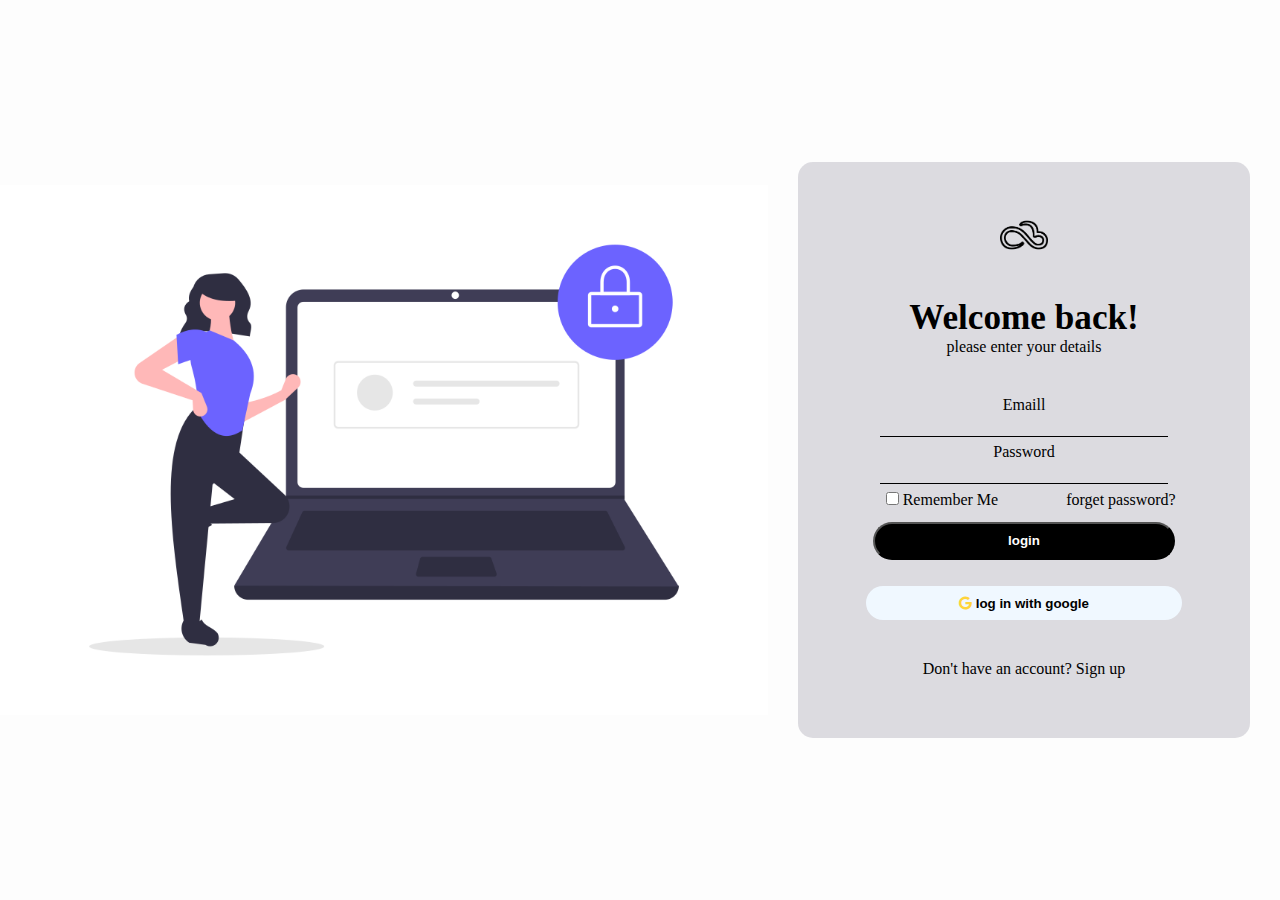
<file: tasks/Omnia/index.html>
<!DOCTYPE html>
<html lang="en">
<head>
    <meta charset="UTF-8">
    <meta name="viewport" content="width=device-width, initial-scale=1.0">
    <link rel="stylesheet" href="./style.css">
    <link href="https://cdnjs.cloudflare.com/ajax/libs/font-awesome/6.0.0-beta3/css/all.min.css" rel="stylesheet">
    
    <title>Document</title>
</head>
<body>
    <section>
        <div class="container">
<div class="leftside">
   
<img  class="img1" src="../assets/images/login.png">

</div>
<div class="rightside ">
    <div class="content">
        <div class="logo">
        <img  src="../assets/logo/app_logo.png">
    </div>
    <h1>Welcome back!</h1>
    <p>please enter your details</p>
    <form class="form">
        <label >Emaill</label><br>
        <input type="text" ><br>
        <label >Password</label><br>
        <input type="password"><br>
        
    </form>
    <span class="box">
    <input type="checkbox"> Remember Me   <a href="">forget password?</a>  </span>
   
    <button class="log">login</button><br>
    <button class="google" >  <i class="fa-brands fa-google" style="color: #FFD43B;"></i> log in with google</button>
    <p>Don't have an account? 
         <a href=""> Sign up</a></p>
</div>
</div>


        </div>

    </section>
    
</body>
</html>
</file>
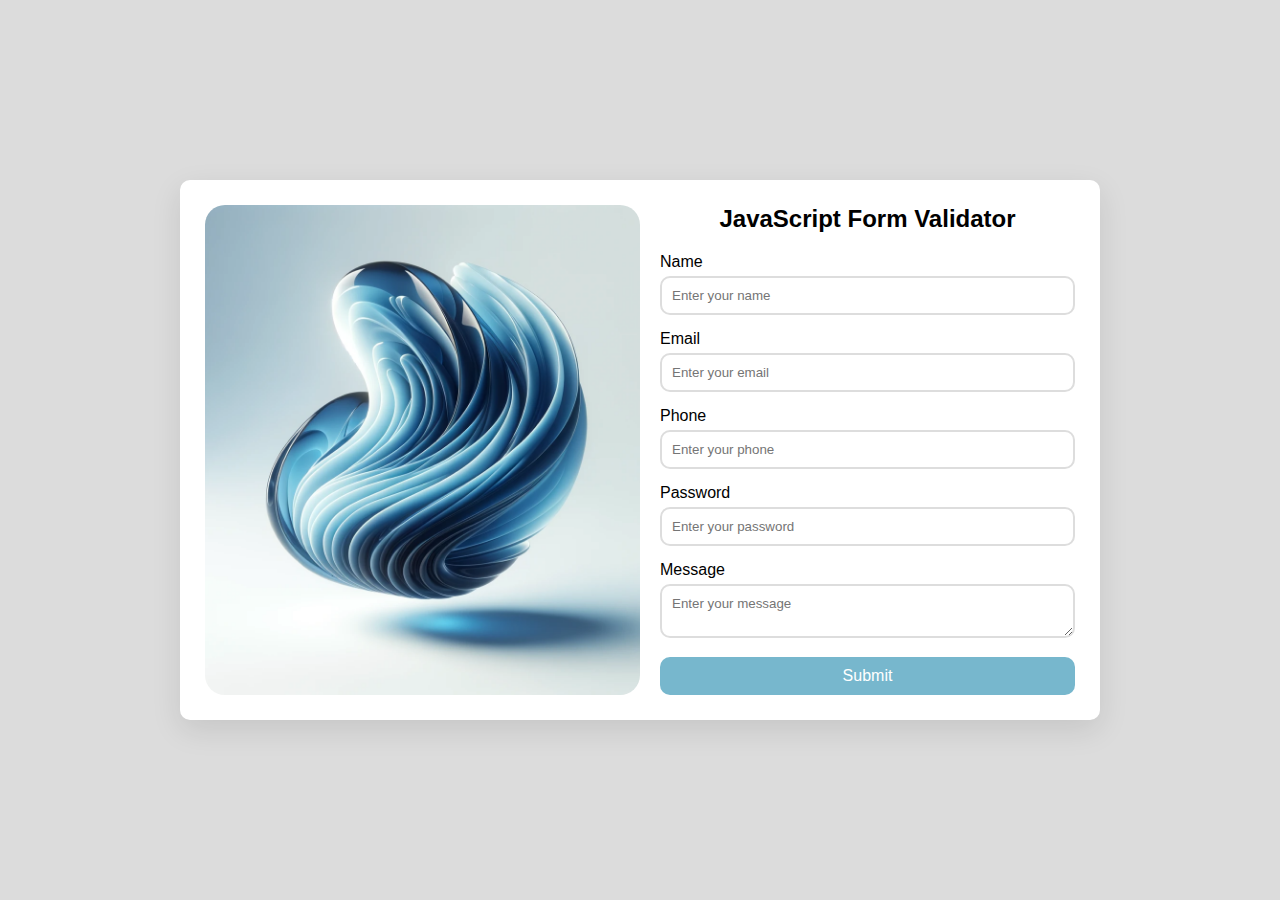
<file: projects/Shahd/1-javaScript Form Validate/index.html>
<!DOCTYPE html>
<html lang="en">

<head>
    <meta charset="UTF-8">
    <meta name="viewport" content="width=device-width, initial-scale=1.0">
    <link rel="stylesheet" href="https://cdnjs.cloudflare.com/ajax/libs/font-awesome/6.5.1/css/all.min.css">
    <link rel="stylesheet" href="style.css">
    <title>JavaScript Form Validator</title>
</head>

<body>

    <div class="container">
        <img src="bg.png">
        <form id="mainForm" novalidate>
            <h2>JavaScript Form Validator</h2>
            <div class="form-control">
                <label for="name">Name</label>
                <input type="text" id="name" placeholder="Enter your name" autocomplete="off">
                <i class="icon"></i>
            </div>

            <div class="form-control">
                <label for="email">Email</label>
                <input type="email" id="email" placeholder="Enter your email" autocomplete="off">
                <i class="icon"></i>
            </div>

            <div class="form-control">
                <label for="phone">Phone</label>
                <input type="tel" id="phone" placeholder="Enter your phone" autocomplete="off">
                <i class="icon"></i>
            </div>

            <div class="form-control">
                <label for="password">Password</label>
                <input type="password" id="password" placeholder="Enter your password" autocomplete="off">
                <i class="icon"></i>
            </div>

            <div class="form-control">
                <label for="message">Message</label>
                <textarea id="message" placeholder="Enter your message"></textarea>
                <i class="icon"></i>
            </div>

            <button type="submit">Submit</button>

        </form>
    </div>

    <div id="successModal" class="modal">
        <div class="modal-content">
            <span class="close-button">&times;</span>
            <h2>Success!</h2>
            <p>Your form has been submitted successfully.</p>
        </div>
    </div>


    <script src="script.js"></script>
</body>

</html>
</file>
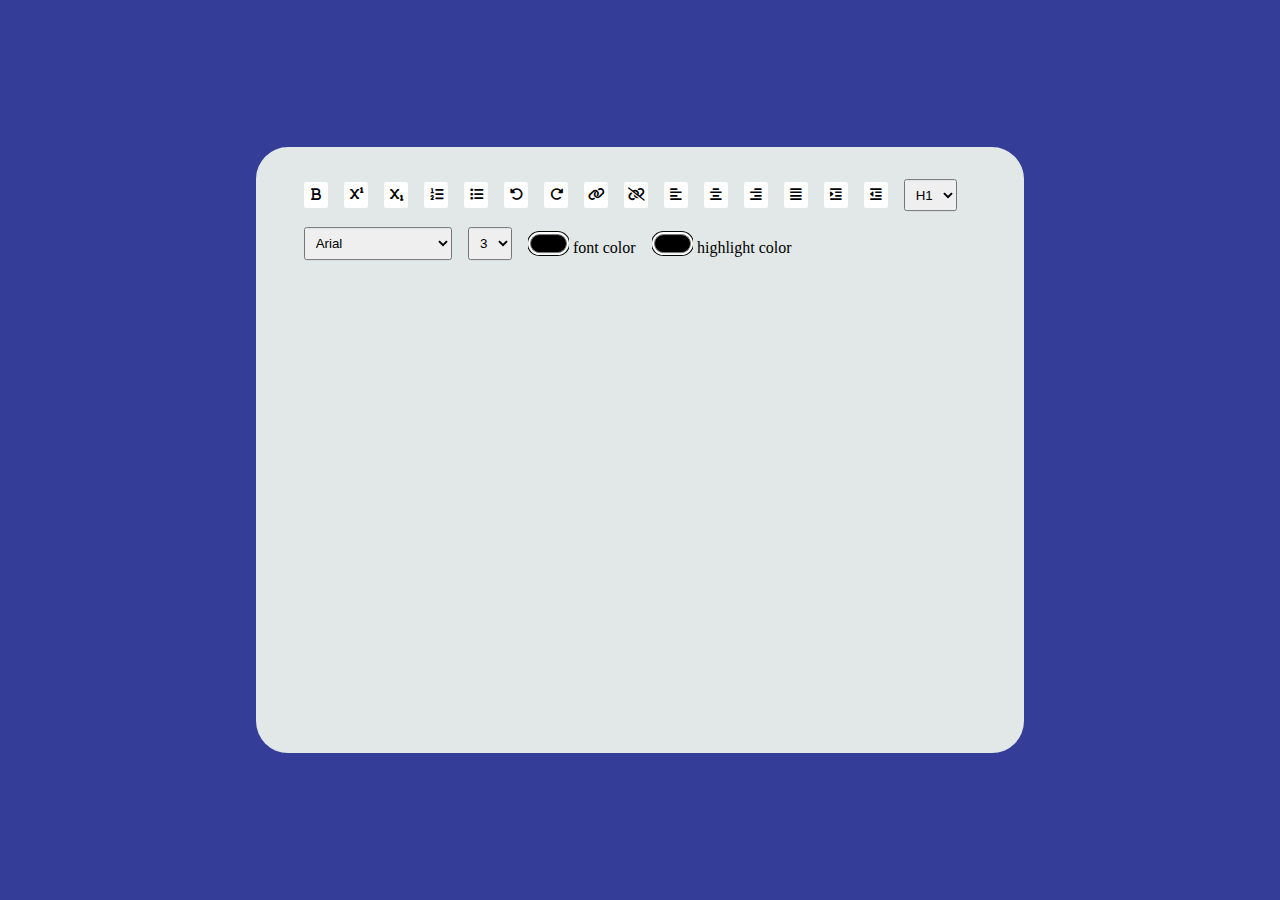
<file: projects/Shahd/2-Rich Text Editor/index.html>
<!DOCTYPE html>
<html lang="en">

<head>
  <meta charset="UTF-8">
  <meta name="viewport" content="width=device-width, initial-scale=1.0">
  <link rel="stylesheet" href="./style.css">
  <link rel="stylesheet" href="https://cdnjs.cloudflare.com/ajax/libs/font-awesome/6.5.1/css/all.min.css">

  <title>Online Text Editor</title>
</head>

<body>
  <div class="container">
    <div class="options">
      <button id="bold" class="options-button" format>
        <i class="fa-solid fa-bold"></i>
      </button>
      <button id="superscript" class="options-button" script>
        <i class="fa-solid fa-superscript"></i>
      </button>
      <button id="subscript" class="options-button" script>
        <i class="fa-solid fa-subscript"></i>
      </button>
      <button id="insertorderedlist" class="options-button">
        <i class="fa-solid fa-list-ol"></i>
      </button>
      <button id="insertunorderedlist" class="options-button">
        <i class="fa-solid fa-list"></i>
      </button>
      <button id="undo" class="options-button">
        <i class="fa-solid fa-rotate-left"></i>
      </button>
      <button id="redo" class="options-button">
        <i class="fa-solid fa-rotate-right"></i>
      </button>
      <button id="createlink" class="adv-options-button">
        <i class="fa fa-link"></i>
      </button>
      <button id="unlink" class="options-button">
        <i class="fa fa-unlink"></i>
      </button>
      <button id="justifyleft" class="options-button">
        <i class="fa-solid fa-align-left"></i>
      </button>
      <button id="justifycenter" class="options-button">
        <i class="fa-solid fa-align-center"></i>
      </button>
      <button id="justifyright" class="options-button">
        <i class="fa-solid fa-align-right"></i>
      </button>
      <button id="justifyfull" class="options-button">
        <i class="fa-solid fa-align-justify"></i>
      </button>
      <button id="indent" class="options-button" spacing>
        <i class="fa-solid fa-indent"></i>
      </button>
      <button id="outdent" class="options-button" spacing>
        <i class="fa-solid fa-outdent"></i>
      </button>
      <select name="" id="formateblock" class="adv-options-button">

        <option value="H1">H1</option>
        <option value="H2">H2</option>
        <option value="H3">H3</option>
        <option value="H4">H4</option>
        <option value="H5">H5</option>
        <option value="H6">H6</option>
      </select>

      <select name="" id="fontname" class="adv-options-button">

      </select>
      <select name="" id="fontsize" class="adv-options-button">

      </select>
      <div class="input_warapper">
        <input type="color" id="forecolor" class="adv-options-button">
        <label for="forecolor"> font color</label>
      </div>
      <div class="input_warapper">
        <input type="color" id="backcolor" class="adv-options-button">
        <label for="backcolor"> highlight color</label>
      </div>
    </div>
    <div id="text-input" contenteditable="true"></div>

  </div>
  <script src="./script.js"></script>
</body>

</html>
</file>
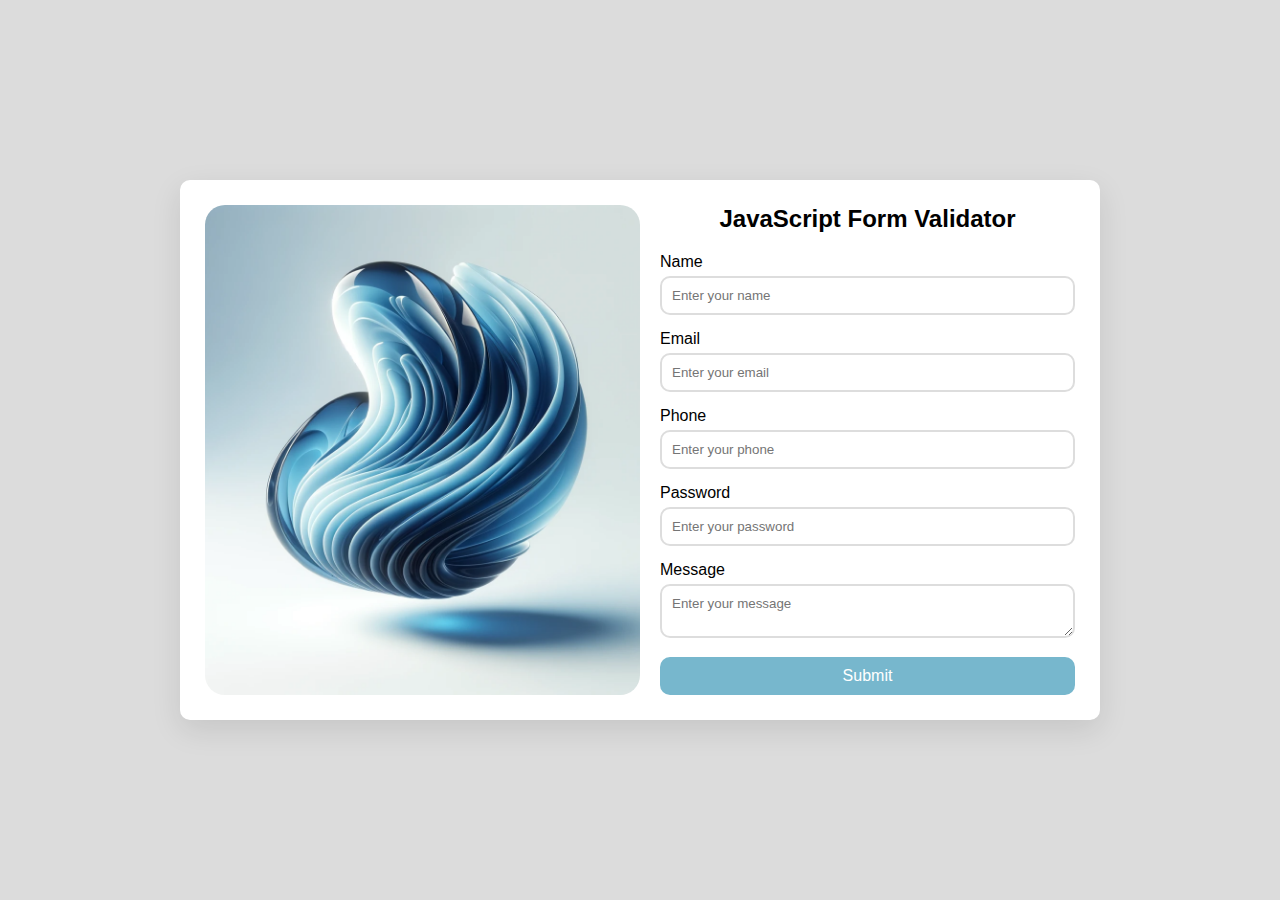
<file: projects/Yasmeen/1- JavaScript Form Validator/index.html>
<!DOCTYPE html>
<html lang="en">

<head>
    <meta charset="UTF-8">
    <meta name="viewport" content="width=device-width, initial-scale=1.0">
    <link rel="stylesheet" href="https://cdnjs.cloudflare.com/ajax/libs/font-awesome/6.5.1/css/all.min.css">
    <link rel="stylesheet" href="style.css">
    <title>Day #69 - JavaScript Form Validator</title>
</head>

<body>

    <div class="container">
        <img src="bg.png">
        <form id="mainForm" novalidate>
            <h2>JavaScript Form Validator</h2>
            <div class="form-control">
                <label for="name">Name</label>
                <input type="text" id="name" placeholder="Enter your name" autocomplete="off">
                <i class="icon"></i>
            </div>

            <div class="form-control">
                <label for="email">Email</label>
                <input type="email" id="email" placeholder="Enter your email" autocomplete="off">
                <i class="icon"></i>
            </div>

            <div class="form-control">
                <label for="phone">Phone</label>
                <input type="tel" id="phone" placeholder="Enter your phone" autocomplete="off">
                <i class="icon"></i>
            </div>

            <div class="form-control">
                <label for="password">Password</label>
                <input type="password" id="password" placeholder="Enter your password" autocomplete="off">
                <i class="icon"></i>
            </div>

            <div class="form-control">
                <label for="message">Message</label>
                <textarea id="message" placeholder="Enter your message"></textarea>
                <i class="icon"></i>
            </div>

            <button type="submit">Submit</button>

        </form>
    </div>

    <div id="successModal" class="modal">
        <div class="modal-content">
            <span class="close-button">&times;</span>
            <h2>Success!</h2>
            <p>Your form has been submitted successfully.</p>
        </div>
    </div>


    <script src="script.js"></script>
</body>

</html>
</file>
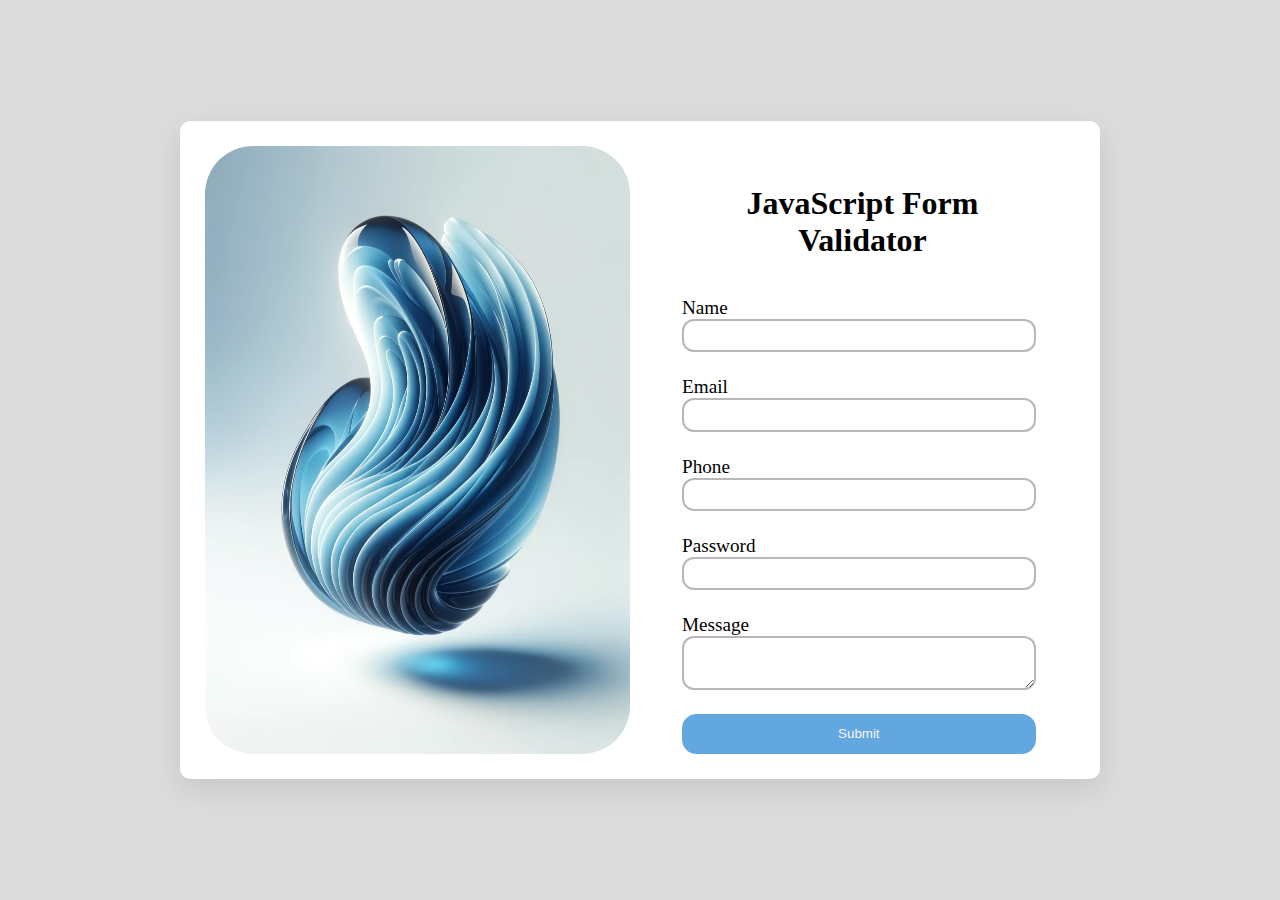
<file: projects/omnia/task1.html>
<!DOCTYPE html>
<html lang="en">
<head>
    <meta charset="UTF-8">
    <meta name="viewport" content="width=device-width, initial-scale=1.0">
    <link rel="stylesheet" href="./task1.css">
    <title>JavaScript Form Validator</title>
</head>
<body>
    <section>
<div class="container">
 <div class="rightside">
  <img src="../tasks/1- JavaScript Form Validator/bg.png" alt="">
</div>
 <div class="leftside">
<h1>JavaScript Form Validator</h1>
    <form id="form">
         <div class="input-container">
        <label for="name">Name</label>
        <input type="text" id="name" required>
         <span class="icon"></span>
            </div>
  <div class="input-container">
   <label for="email">Email</label>
      <input type="email" id="email" required>
      <span class="icon"></span>
         </div>
  <div class="input-container">
  <label for="phone">Phone</label>
    <input type="text" id="phone" required>
   <span class="icon"></span>
                    </div>
  <div class="input-container">
  <label for="password">Password</label>
     <input type="password" id="password" required>
     <span class="icon"></span>
                 </div>
<div class="input-container">
   <label for="message">Message</label>
   <textarea id="message" required></textarea>
       <span class="icon"></span>
              </div>
     <button type="submit">Submit</button>
                </form>
            </div>
        </div>
    </section>
    <script src="./task1.js"></script>
</body>
</html>
</file>
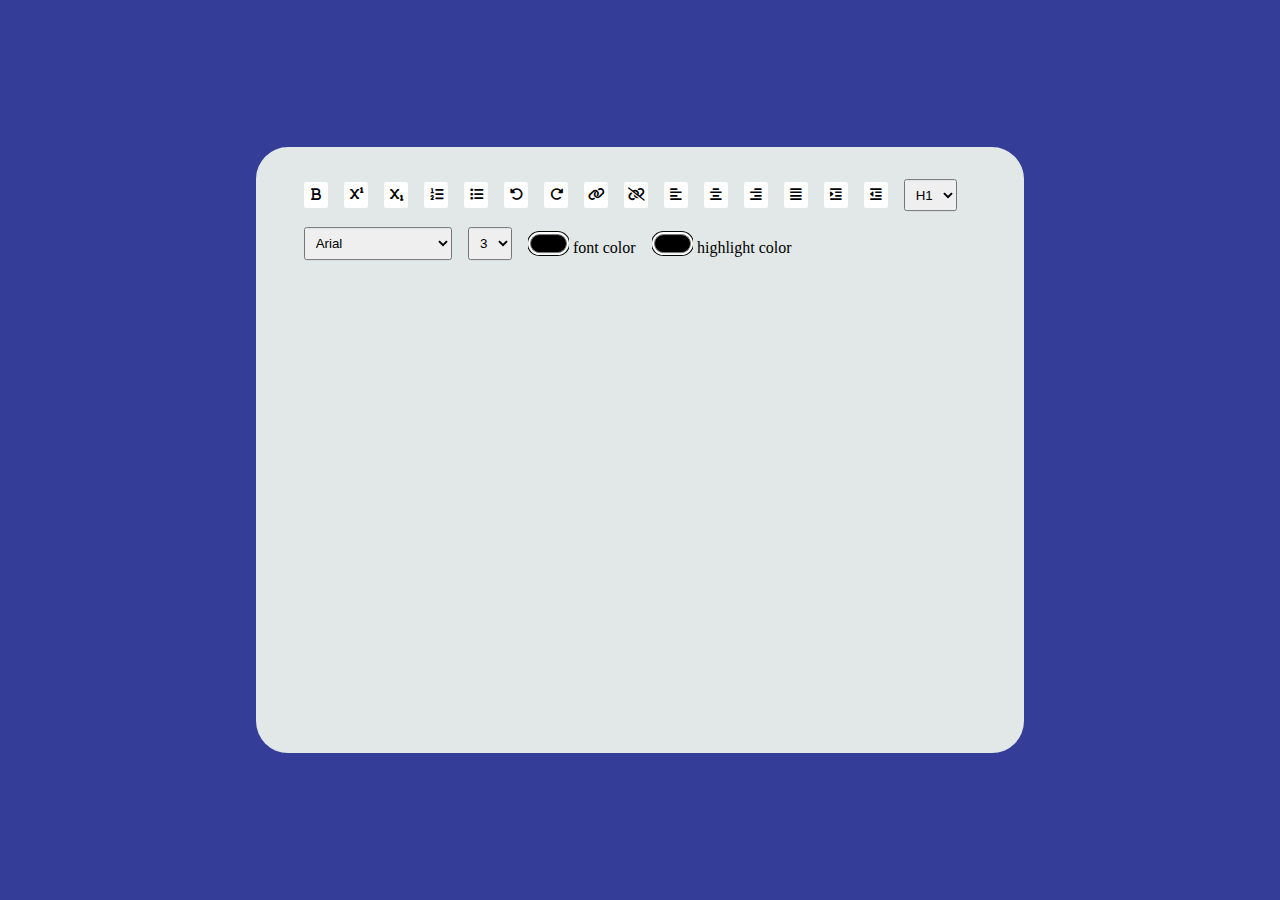
<file: projects/omnia/task2.html>
<!DOCTYPE html>
<html lang="en">
<head>
    <meta charset="UTF-8">
    <meta name="viewport" content="width=device-width, initial-scale=1.0">
    <link rel="stylesheet" href="./task2.css">
    <link rel="stylesheet" href="https://cdnjs.cloudflare.com/ajax/libs/font-awesome/6.5.1/css/all.min.css">

    <title>Document</title>
</head>
<body>
    <div class="container">
<div class="options">
    <button id="bold" class="options-button" format>
        <i class="fa-solid fa-bold"></i>
 </button>
 <button id="superscript" class="options-button"script>
    <i class="fa-solid fa-superscript"></i>
</button>
<button id="subscript" class="options-button" script>
    <i class="fa-solid fa-subscript"></i>
</button>
<button id="insertorderedlist" class="options-button">
    <i class="fa-solid fa-list-ol"></i>
</button>
<button id="insertunorderedlist" class="options-button" >
    <i class="fa-solid fa-list"></i>
</button>
<button id="undo" class="options-button" >
    <i class="fa-solid fa-rotate-left"></i>
</button>
<button id="redo" class="options-button" >
    <i class="fa-solid fa-rotate-right"></i>
</button>
<button id="createlink" class="adv-options-button" >
    <i class="fa fa-link"></i>
</button>
<button id="unlink" class="options-button" >
    <i class="fa fa-unlink"></i>
</button>
<button id="justifyleft" class="options-button" >
    <i class="fa-solid fa-align-left"></i>
</button>
<button id="justifycenter" class="options-button" >
    <i class="fa-solid fa-align-center"></i>
</button>
<button id="justifyright" class="options-button" >
    <i class="fa-solid fa-align-right"></i>
</button>
<button id="justifyfull" class="options-button" >
    <i class="fa-solid fa-align-justify"></i>
</button>
<button id="indent" class="options-button"  spacing>
    <i class="fa-solid fa-indent"></i>
</button>
<button id="outdent" class="options-button" spacing >
    <i class="fa-solid fa-outdent"></i>
</button>
<select name="" id="formateblock" class="adv-options-button">

    <option value="H1">H1</option>
    <option value="H2">H2</option>
    <option value="H3">H3</option>
    <option value="H4">H4</option>
    <option value="H5">H5</option>
    <option value="H6">H6</option>
</select>

<select name="" id="fontname" class="adv-options-button">

</select>
<select name="" id="fontsize" class="adv-options-button">
    
</select>
<div class="input_warapper">
    <input type="color" id="forecolor" class="adv-options-button">
    <label for="forecolor"> font color</label>
</div>
<div class="input_warapper">
    <input type="color" id="backcolor" class="adv-options-button">
    <label for="backcolor"> highlight color</label>
</div>
</div>
<div id="text-input" contenteditable="true"></div>

    </div>






    <script src="./task2.js"></script>
</body>
</html>
</file>
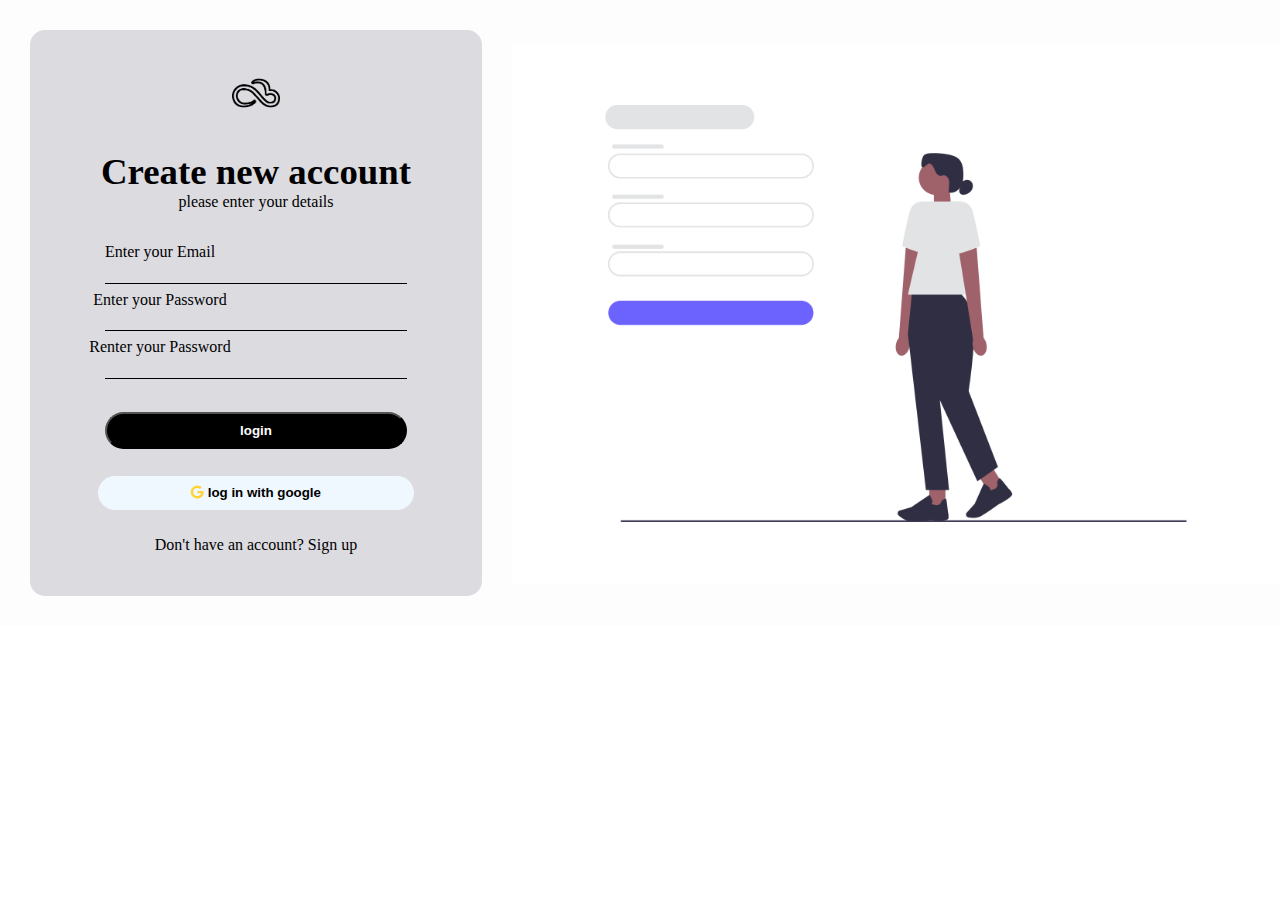
<file: tasks/Omnia/index2.html>
<!DOCTYPE html>
<html lang="en">
<head>
    <meta charset="UTF-8">
    <meta name="viewport" content="width=device-width, initial-scale=1.0">
    <link rel="stylesheet" href="./Style2.css">
    <link href="https://cdnjs.cloudflare.com/ajax/libs/font-awesome/6.0.0-beta3/css/all.min.css" rel="stylesheet">
    <title>Document</title>
</head>
<body>
    <section>
        <div class="container">

<div class="rightside ">
    <div class="content">
        <div class="logo">
        <img  src="../assets/logo/app_logo.png">
    </div>
    <h1>Create new account</h1>
    <p>please enter your details</p>
    <form class="form">
        <label >Enter your Email</label><br>
        <input type="text" ><br>
        <label > Enter your Password</label>
        <input type="password"><br>
        <label > Renter your Password</label><br>
        <input type="password"><br>
        
    </form>
    
   
    <button class="log">login</button><br>
    <button class="google" >  <i class="fa-brands fa-google" style="color: #FFD43B;"></i> log in with google</button>
    <p>Don't have an account? 
         <a href=""> Sign up</a></p>
</div>
</div>
<div class="leftside">
   
    <img  class="img1" src="../assets/images/sign_up.png">
    
    </div>

        </div>

    </section>
    
    
</body>
</html>
</file>
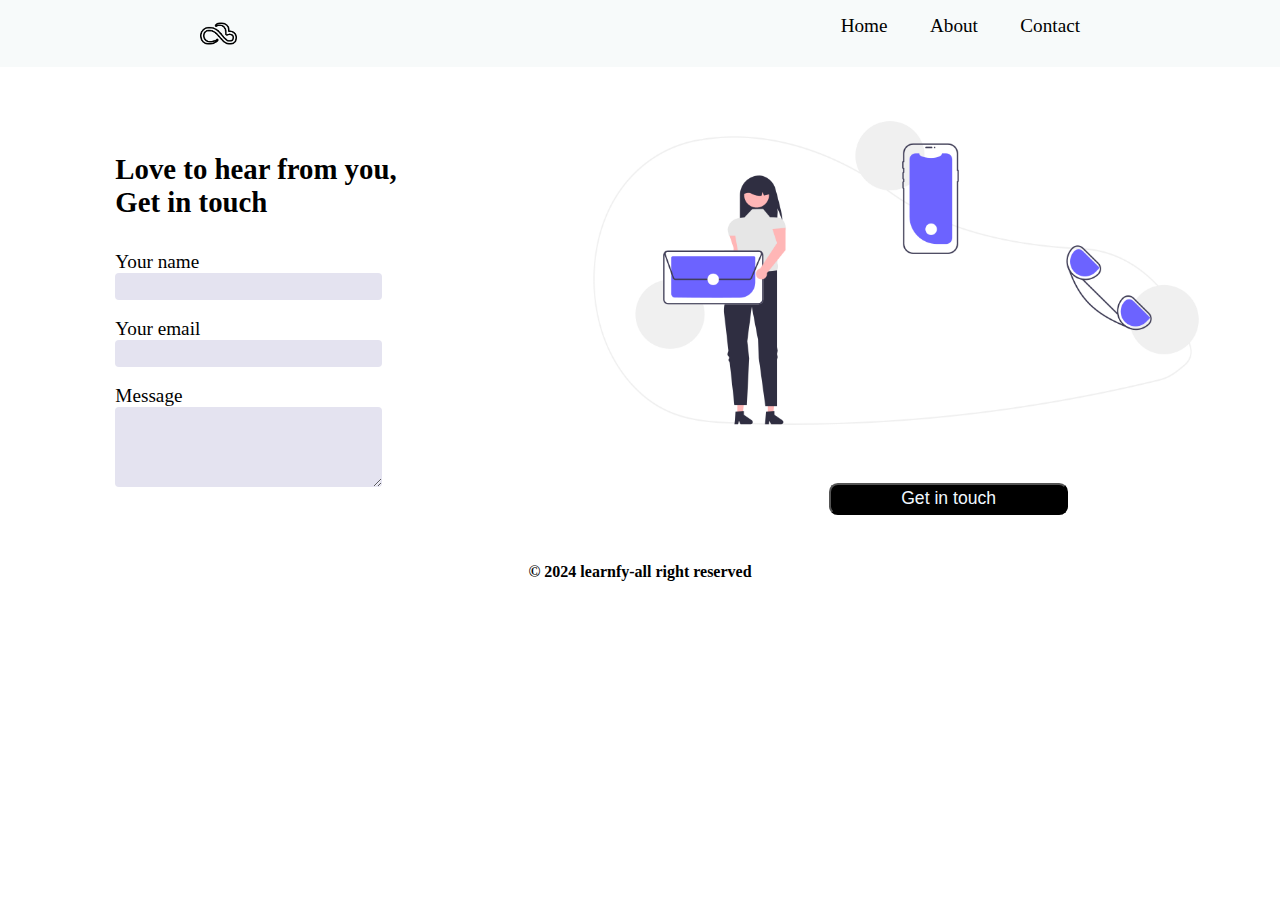
<file: tasks/Omnia/index3.html>
<!DOCTYPE html>
<html lang="en">
<head>
    <meta charset="UTF-8">
    <meta name="viewport" content="width=device-width, initial-scale=1.0">
    <link rel="stylesheet" href="./style3.css">
    <link href="https://cdnjs.cloudflare.com/ajax/libs/font-awesome/6.0.0-beta3/css/all.min.css" rel="stylesheet">
    <title>Document</title>
</head>
<body>
    <header>
        <img class="logo"  src="../assets/logo/app_logo.png">
        <nav >
            <a href=""> Home</a>
            <a href=""> About</a>
            <a href=""> Contact</a>
        </nav>
    </header>
    <section>
        <div class="container">
<div class="leftside">
    <div class="content">
   
<h1>Love to hear from you, <br> Get in touch </h1> 
<form>
    <label for="name">Your name</label><br>
    <input type="text"><br><br>
    <label>Your email</label><br>
    <input type="text"><br><br>
    <label>Message</label><br>
    <textarea></textarea>
</form>
</div>
</div>
<div class="rightside ">
    <div>
    <img  class="img1" src="../assets/images/contact_us.png">
    <button>Get in touch</button>
</div>
</div>



        </div>
 <p class="copyright">&copy; 2024 learnfy-all right reserved </p>
    </section>
    
</body>
</html>
</file>
<file: tasks/Omnia/style.css>
* {
    margin: 0;
    padding: 0;
    box-sizing: border-box;
}
section {
    height: 100vh;
    background-color: rgb(253, 253, 253);
}
.container {
    display: flex;
    justify-content: space-between;
    align-items: center;
    height: 100%;
}
.leftside {
    width: 60%;
    display: flex;
}
.img1 {
    width: 100%;
    height: 100%;
}
.rightside {
    width: 40%;
    display: flex;
}
.content {
    background-color: rgba(214, 212, 218, 0.849);
    border-radius: 15px;
    margin: 30px;
    padding: 20px;
    text-align: center;
}
.logo img {
    width: 3em;
    margin-top: 1.8em;
}
h1 {
    font-size: 2.2em;
    font-weight: 700;
    margin-top: 1em;
}
p {
    margin-bottom: 40px;
}
.form input {
    width: 70%;
    border: none;
    border-bottom: 1px solid #000;
    outline: none;
    background-color: transparent;
    margin: 0.5em 0;
}
.box input {
    margin-left: 1em;
}
.box a {
    margin-left: 4em;
}
a{
    text-decoration: none;
    color: #000;
}
button {
    padding: 0.7em 8em;
    border-radius: 2em;
    margin: 1em 0;
    transition: transform 0.7s ease;
}

.log {
    padding: 0.7em 10em;
    background-color: black;
    color: #fff;
    font-weight: 700;
}
.google {
    padding: 0.7em 7em;
    background-color: aliceblue;
    color: #000;
font-weight: 700;
    border: #fff;
    margin-bottom: 3em;
}
button:hover {
    transform: scale(1.1);
}
</file>
<file: projects/Shahd/1-javaScript Form Validate/style.css>
*{
    margin: 0;
    padding: 0;
    box-sizing: border-box;
    font-family: 'Segoe UI', sans-serif;
}

body{
    background-color: #dcdcdc;
    display: flex;
    align-items: center;
    justify-content: center;
    height: 100vh;
    padding: 0 20px;
}

.container{
    display: flex;
    gap: 20px;
    background-color: #fff;
    width: 100%;
    max-width: 920px;
    padding: 25px;
    border-radius: 10px;
    box-shadow: 0 10px 30px rgba(0, 0, 0, 0.1);
}

.container img{
    width: 50%;
    border-radius: 20px;
    object-fit: cover;
}

.container form{
    width: 50%;
}

form h2{
    text-align: center;
    margin-bottom: 20px;
}

.form-control{
    position: relative;
    margin-bottom: 15px;
}

.form-control label{
    display: block;
    margin-bottom: 5px;
}

.form-control input,
.form-control textarea{
    width: 100%;
    padding: 10px;
    padding-right: 40px;
    border: 2px solid #ddd;
    border-radius: 10px;
    outline: none;
}

button{
    width: 100%;
    border: none;
    padding: 10px;
    background-color: #77b7cd;
    color: #fff;
    border-radius: 10px;
    cursor: pointer;
    font-size: 16px;
    transition: all 0.3s ease;
}

button:hover{
    background-color: #295580;
}

.form-control .icon{
    position: absolute;
    right: 10px;
    top: 71%;
   
}

.form-control.success input,
.form-control.success textarea{
    border-color: #2ecc71;
}

.form-control.success .icon{
    color: #2ecc71;
}

.form-control.error input,
.form-control.error textarea{
    border-color: #e74c3c;
}

.form-control.error .icon,
.form-control.error input::placeholder,
.form-control.error textarea::placeholder{
    color: #e74c3c;
}

.modal{
    display: none;
    position: fixed;
    z-index: 2;
    left: 0;
    top: 0;
    width: 100%;
    height: 100%;
    overflow: auto;
    background-color: rgba(0, 0, 0, 0.4);
}

.modal-content{
    background-color: #fefefe;
    margin: 15% auto;
    padding: 20px;
    width: 80%;
    border: 1px solid #888;
    max-width: 500px;
    border-radius: 10px;
    text-align: center;
}

.close-button{
    color: #aaa;
    float: right;
    font-size: 28px;
    font-weight: bold;
    transition: all 0.3s ease;
}

.close-button:hover,
.close-button:focus{
    color: #000;
    text-decoration: none;
    cursor: pointer;
}

@media screen and (max-width: 450px) {
    
    .container img{
        display: none;
    }

    .container form{
        width: 100%;
    }

}
</file>
<file: projects/Shahd/2-Rich Text Editor/style.css>
*{
    padding: 0;
    margin: 0;
    box-sizing: border-box;
  }
  body{
    background-color: rgb(52, 62, 153);
  }
  .container{
    background-color: rgb(226, 231, 231);
width: 60%;
padding: 2em 3em;
position: absolute;
transform: translate(-50% ,-50%);
left: 50%;
top: 50%;
border-radius: 2em;
  }
  .options{
    display: flex;
    flex-wrap: wrap;
    align-items: center;
    gap: 1em;
  }
  button{
    width: 1.8em;
    height: 2em;
    display: grid;
    place-items: center;
    border-radius: .2em;
    border: none;
    background-color: #fff;
    outline: none;
    color: #000;
    cursor: pointer;
  }
  select{
    padding: .5em;
    border: 1 solid rgb(19, 18, 18);
    border-radius: .2em;
    cursor: pointer;
  }
  input[type="color"]{
    -webkit-appearance: none;
    -moz-appearance: none;
appearance: none;
background-color: transparent;
width: 3.1em;
height: 2em;
border: none;
cursor: pointer;
  }
  input[type="color"]::-webkit-color-swatch{
    border-radius: 1.2em;
    box-shadow: 0 0 0 2px #fff,0 0 0 3px #020902;

  }
  input[type="color"]::-moz-color-swatch{
    border-radius: 1.2em;
    box-shadow: 0 0 0 2px #fff,0 0 0 3px #020902;

  }
  #text-input{
    margin-top: .7em;
    border: 1 solid #ddd;
    padding: 2em;
height: 50vh;
  }
  .active{
    background-color: #e0e9ff;
  }
</file>
<file: projects/Yasmeen/1- JavaScript Form Validator/style.css>
*{
    margin: 0;
    padding: 0;
    box-sizing: border-box;
    font-family: 'Segoe UI', sans-serif;
}

body{
    background-color: #dcdcdc;
    display: flex;
    align-items: center;
    justify-content: center;
    height: 100vh;
    padding: 0 20px;
}

.container{
    display: flex;
    gap: 20px;
    background-color: #fff;
    width: 100%;
    max-width: 920px;
    padding: 25px;
    border-radius: 10px;
    box-shadow: 0 10px 30px rgba(0, 0, 0, 0.1);
}

.container img{
    width: 50%;
    border-radius: 20px;
    object-fit: cover;
}

.container form{
    width: 50%;
}

form h2{
    text-align: center;
    margin-bottom: 20px;
}

.form-control{
    position: relative;
    margin-bottom: 15px;
}

.form-control label{
    display: block;
    margin-bottom: 5px;
}

.form-control input,
.form-control textarea{
    width: 100%;
    padding: 10px;
    padding-right: 40px;
    border: 2px solid #ddd;
    border-radius: 10px;
    outline: none;
}

button{
    width: 100%;
    border: none;
    padding: 10px;
    background-color: #77b7cd;
    color: #fff;
    border-radius: 10px;
    cursor: pointer;
    font-size: 16px;
    transition: all 0.3s ease;
}

button:hover{
    background-color: #295580;
}

.form-control .icon{
    position: absolute;
    right: 10px;
    top: 71%;
   
}

.form-control.success input,
.form-control.success textarea{
    border-color: #2ecc71;
}

.form-control.success .icon{
    color: #2ecc71;
}

.form-control.error input,
.form-control.error textarea{
    border-color: #e74c3c;
}

.form-control.error .icon,
.form-control.error input::placeholder,
.form-control.error textarea::placeholder{
    color: #e74c3c;
}

.modal{
    display: none;
    position: fixed;
    z-index: 2;
    left: 0;
    top: 0;
    width: 100%;
    height: 100%;
    overflow: auto;
    background-color: rgba(0, 0, 0, 0.4);
}

.modal-content{
    background-color: #fefefe;
    margin: 15% auto;
    padding: 20px;
    width: 80%;
    border: 1px solid #888;
    max-width: 500px;
    border-radius: 10px;
    text-align: center;
}

.close-button{
    color: #aaa;
    float: right;
    font-size: 28px;
    font-weight: bold;
    transition: all 0.3s ease;
}

.close-button:hover,
.close-button:focus{
    color: #000;
    text-decoration: none;
    cursor: pointer;
}

@media screen and (max-width: 450px) {
    
    .container img{
        display: none;
    }

    .container form{
        width: 100%;
    }

}
</file>
<file: projects/omnia/task1.css>
* {
    margin: 0;
    padding: 0;
    box-sizing: border-box;
}
body{
  background-color: #dcdcdc;
  display: flex;
  align-items: center;
  justify-content: center;
  height: 100vh;
  padding: 0 20px;
}

.container{
  display: flex;
  gap: 20px;
  background-color: #fff;
  width: 100%;
  max-width: 920px;
  padding: 25px;
  border-radius: 10px;
  box-shadow: 0 10px 30px rgba(0, 0, 0, 0.1);
}

.rightside {
    width: 50%;
  }
  .leftside{
    width: 50%;
}
  
  .rightside img {
    width: 100%; 
    height: 100%;
    border-radius:3em;
  }
  .leftside form{
    margin-left: 2em;
  }
 h1{
    text-align: center;
    margin: 1.2em;
    font-family: Georgia, 'Times New Roman', Times, serif;
    font-weight: 700;
 }

label {
    font-size: 1.2em;
    display: block; 
    border-radius: 1.1em;
  }
  
  
.input-container {
  position: relative;
  margin-bottom: 1.5em;
}

input {
  width: 90%;
  height: 2.5em;
  display: block;
  border-radius: .9em;
  border: 2px solid rgba(92, 95, 97, 0.452);
  transition: border-color 0.3s ease, background-color 0.3s ease;
}
textarea {
  width: 90%;
  height: 4em;
  display: block;
  border-radius: .9em;
  border: 2px solid rgba(92, 95, 97, 0.452);
  transition: border-color 0.3s ease, background-color 0.3s ease;
}

.icon {
  position: absolute;
  right:2.5em; 
  top: 70%;
  transform: translateY(-50%);
  font-size: 1.2em;
  pointer-events: none;
}

input.valid ~ .icon,
textarea.valid ~ .icon {
  content: "✔";
  color: green;
}

input.invalid ~.icon,
textarea.invalid ~ .icon {
  content: "✖";
  color: red;
}


input.valid, textarea.valid {
  border-color: green;
  background-color: rgba(0, 255, 0, 0.1);
}

input.invalid, textarea.invalid {
  border-color: red;
  background-color: rgba(255, 0, 0, 0.1);
}



  button{
    width: 90%;
    height: 3em;
    display: block;
    background-color: rgb(98, 167, 223);
    border-radius: 1.1em;
    border: 0;
    color: #faf4f4;

  }
</file>
<file: projects/omnia/task2.css>
*{
    padding: 0;
    margin: 0;
    box-sizing: border-box;
  }
  body{
    background-color: rgb(52, 62, 153);
  }
  .container{
    background-color: rgb(226, 231, 231);
width: 60%;
padding: 2em 3em;
position: absolute;
transform: translate(-50% ,-50%);
left: 50%;
top: 50%;
border-radius: 2em;
  }
  .options{
    display: flex;
    flex-wrap: wrap;
    align-items: center;
    gap: 1em;
  }
  button{
    width: 1.8em;
    height: 2em;
    display: grid;
    place-items: center;
    border-radius: .2em;
    border: none;
    background-color: #fff;
    outline: none;
    color: #000;
    cursor: pointer;
  }
  select{
    padding: .5em;
    border: 1 solid rgb(19, 18, 18);
    border-radius: .2em;
    cursor: pointer;
  }
  input[type="color"]{
    -webkit-appearance: none;
    -moz-appearance: none;
appearance: none;
background-color: transparent;
width: 3.1em;
height: 2em;
border: none;
cursor: pointer;
  }
  input[type="color"]::-webkit-color-swatch{
    border-radius: 1.2em;
    box-shadow: 0 0 0 2px #fff,0 0 0 3px #020902;

  }
  input[type="color"]::-moz-color-swatch{
    border-radius: 1.2em;
    box-shadow: 0 0 0 2px #fff,0 0 0 3px #020902;

  }
  #text-input{
    margin-top: .7em;
    border: 1 solid #ddd;
    padding: 2em;
height: 50vh;
  }
  .active{
    background-color: #e0e9ff;
  }
</file>
<file: tasks/Omnia/Style2.css>
* {
    margin: 0;
    padding: 0;
    box-sizing: border-box;
}
section {
    
    background-color: rgb(253, 253, 253);
}
.container {
    display: flex;
    justify-content: space-between;
    align-items: center;
    height: 100%;
}
.leftside {
    width: 60%;
    display: flex;
}
.img1 {
    width: 100%;
    height: 100%;
}
.rightside {
    width: 40%;
    display: flex;
}
.content {
    background-color: rgba(214, 212, 218, 0.849);
    border-radius: 15px;
    margin: 30px;
    padding: 10px;
    text-align: center;
}
.logo img {
    width: 3em;
    margin-top: 1.8em;
}
h1 {
    font-size: 2.3em;
    font-weight: 700;
    margin-top: .8em;
   
}
p {
    margin-bottom: 2em;
}
.form input {
    width: 70%;
    border: none;
    border-bottom: 1px solid #000;
    outline: none;
    background-color: transparent;
    margin: 0.5em 0;
}
.form label{
    margin-right: 12em;
    
}

button {
    padding: 0.7em 8em;
    border-radius: 2em;
    margin: 1em 0;
    transition: transform 0.7s ease;
}

.log {
    padding: 0.7em 10em;
    background-color: black;
    color: #fff;
    font-weight: 700;
    margin-top: 2em;
}
.google {
    padding: 0.7em 7em;
    background-color: aliceblue;
    color: #000;
font-weight: 700;
    border: #fff;
    margin-bottom: 2em;
}
button:hover {
    transform: scale(1.1);
}
a{
    text-decoration: none;
    color: #000;
}
</file>
<file: tasks/Omnia/style3.css>
*{
    margin: 0;
    padding: 0;
    box-sizing: border-box;
    
}

header{
    padding: 15px 200px;
    background-color: rgb(247, 250, 250);
    display: flex;
    justify-content: space-between;
}
.logo{
 width: 2.3em;
}
nav a{
    text-decoration: none;
    color: #000;
    margin-left: 2em;
    font-size: 1.2em;
 
}
.container{
    display: flex;
    
}
.leftside{
    width: 40%;
  display: flex;
 justify-content: center;
}
.rightside{
    width: 60%;
}
.img1{
    width: 100%;
    height: 75%;
}
h1{
   margin-top: 3em;
    font-size: 1.8em;
}
form{
    margin-top: 2em;
}
label{
    font-size: 1.2em;
}
input{
    width: 20em;
    height: 2em;
    border: none;
    background-color: rgb(228, 227, 240);
    border-radius: .3em;
}
textarea{
    width: 20em;
    height: 6em;
    border: none;
    background-color: rgb(228, 227, 240);
    border-radius: .3em;

}
button{
    background-color: #000;
    color: aliceblue;
    padding: .2em 4em;
    border-radius: .5em;
    margin-left: 18em;
    transition: .7 ease;
    font-size: 1.1em;
    
    
}
button:hover{
    transform: scale(1.1);

}
.copyright{
    text-align: center;
    margin-top: 3em;
    font-weight: 600;
}
</file>
